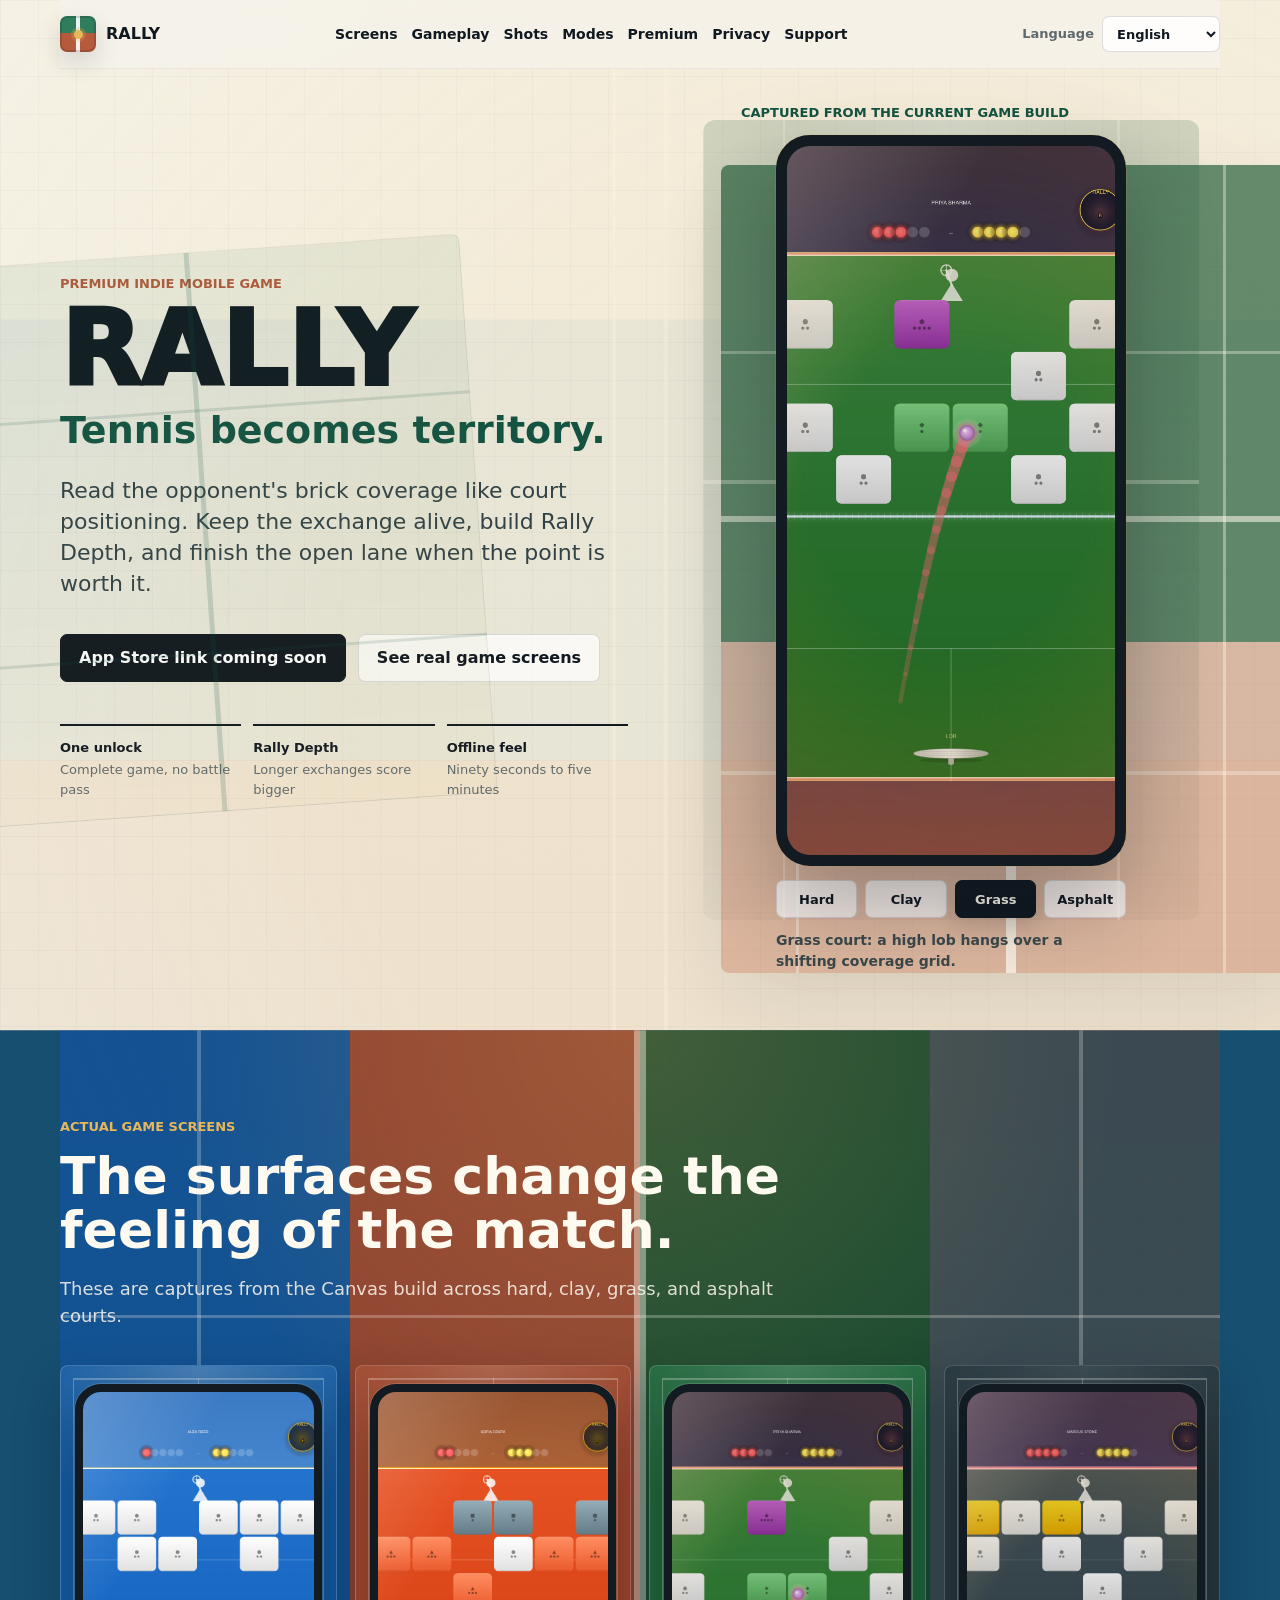
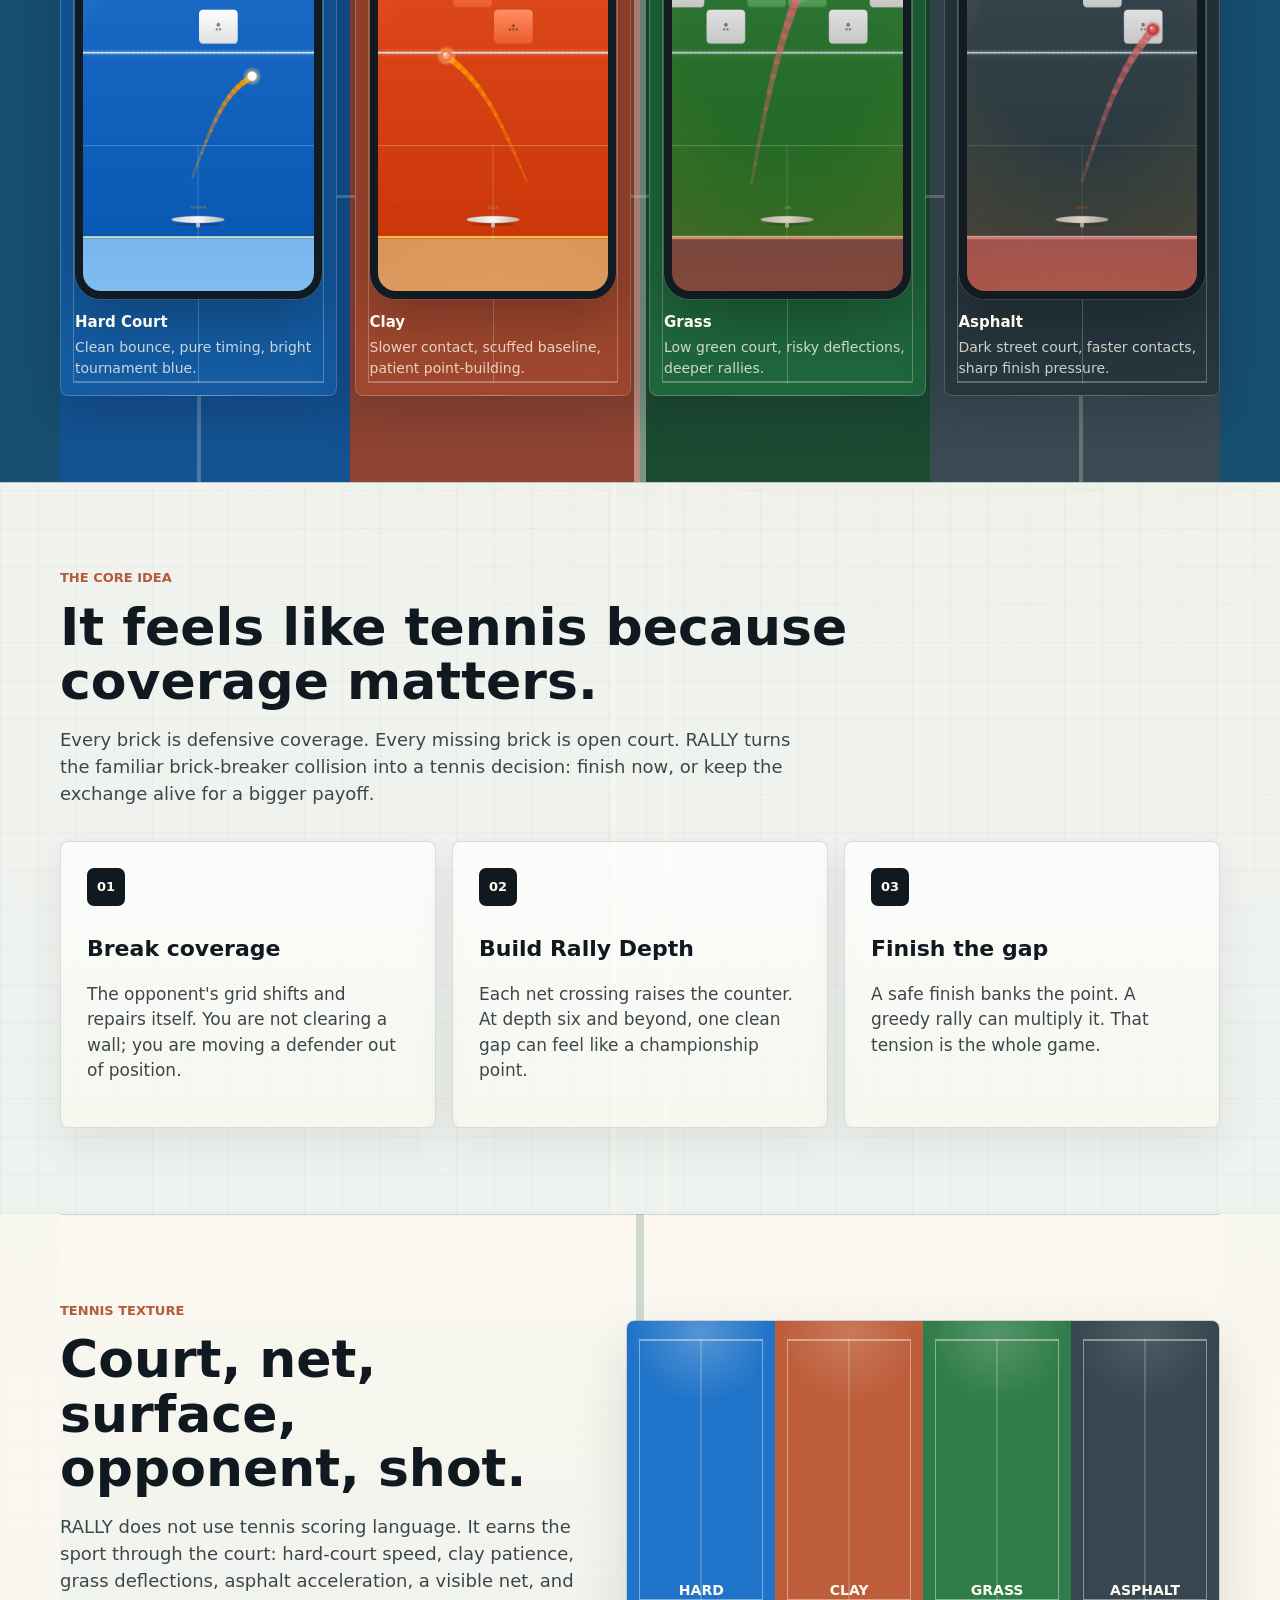
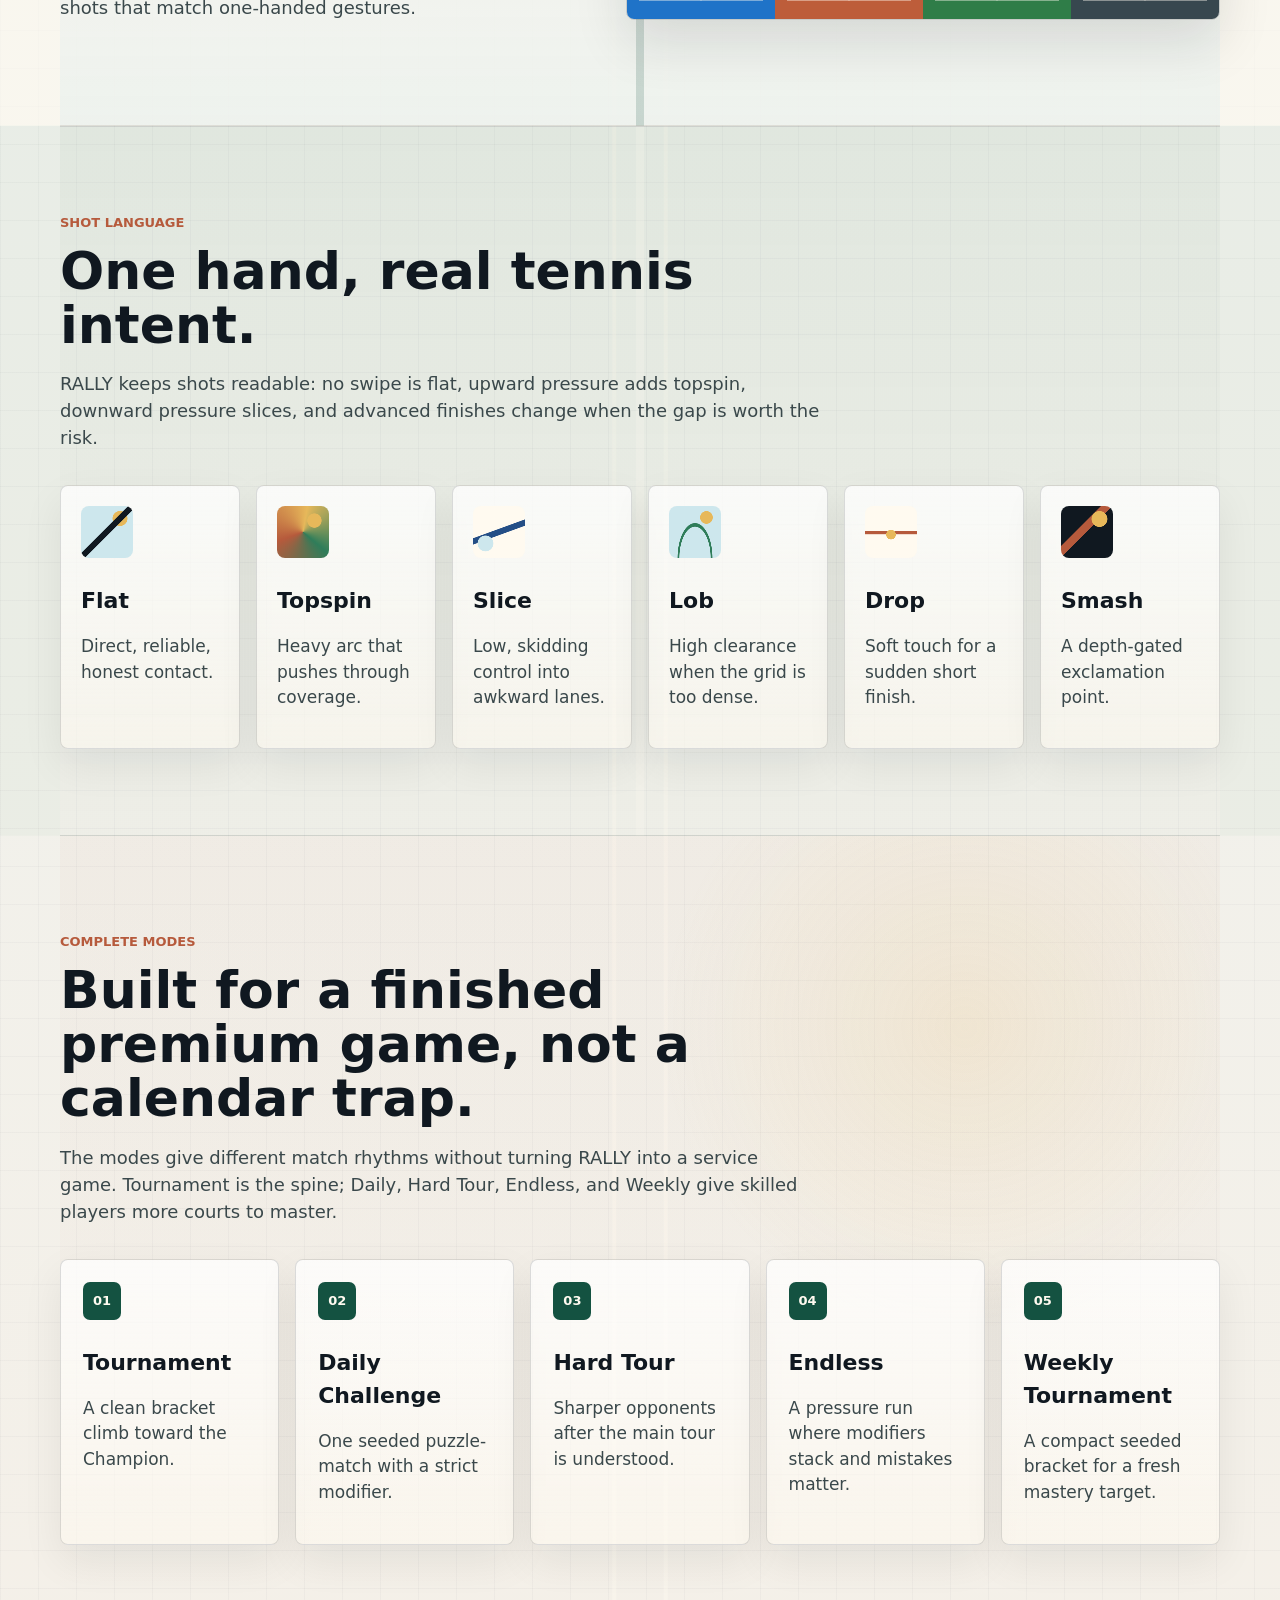
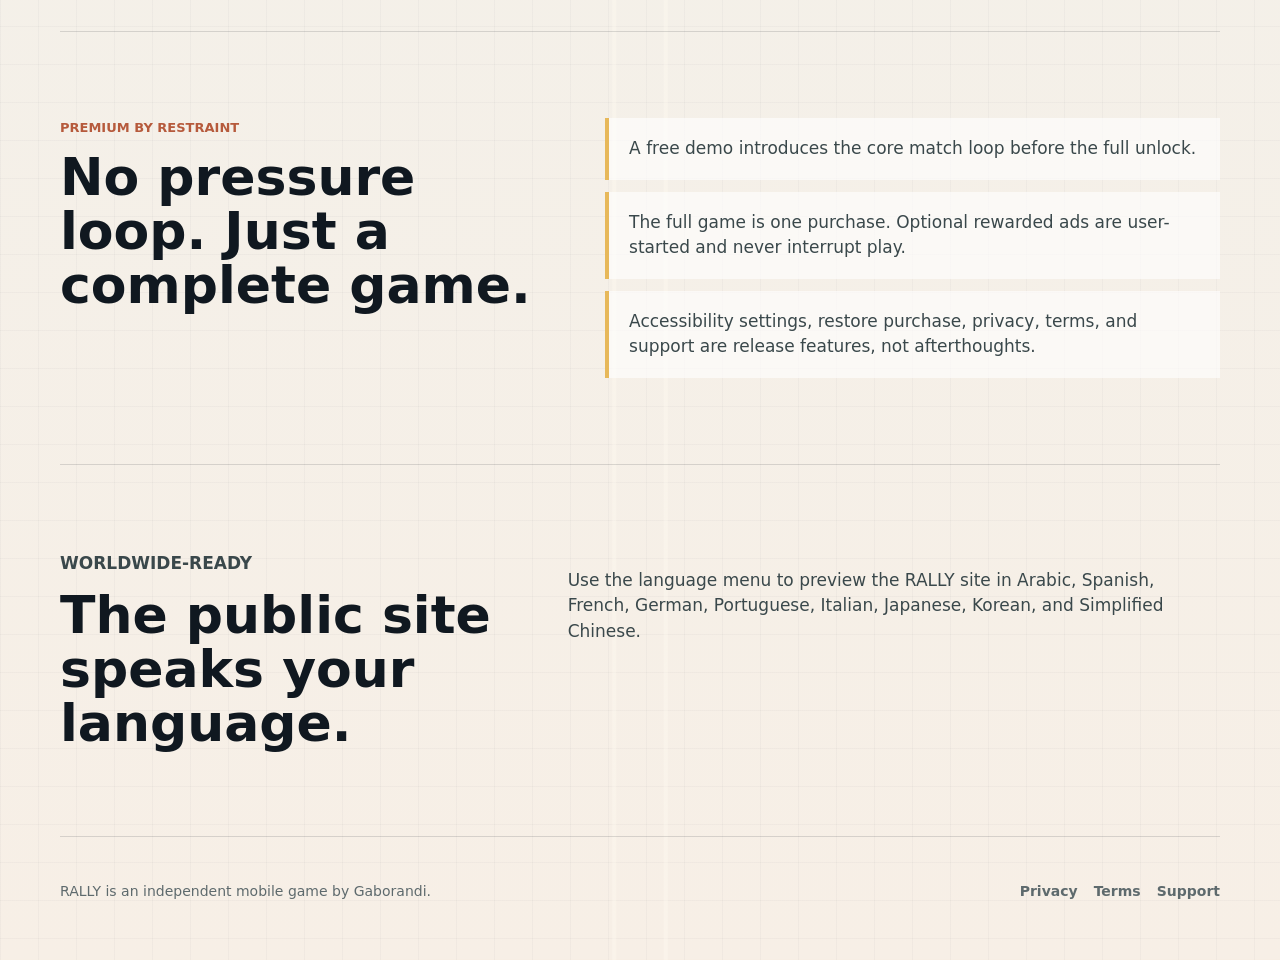
<file: index.html>
<!doctype html>
<html lang="en">
<head>
  <meta charset="utf-8">
  <meta name="viewport" content="width=device-width, initial-scale=1">
  <meta name="theme-color" content="#101820">
  <meta name="description" content="RALLY is a premium indie mobile game where tennis becomes territory through brick-breaker court coverage, Rally Depth, expressive shots, and complete one-unlock play.">
  <link rel="canonical" href="https://gaborandi.github.io/rally-site/">
  <meta property="og:title" content="RALLY">
  <meta property="og:description" content="Tennis becomes territory in a premium indie mobile game.">
  <meta property="og:type" content="website">
  <meta property="og:url" content="https://gaborandi.github.io/rally-site/">
  <meta property="og:image" content="https://gaborandi.github.io/rally-site/assets/rally-screen-grass.png">
  <meta name="twitter:card" content="summary_large_image">
  <meta name="twitter:title" content="RALLY">
  <meta name="twitter:description" content="Tennis becomes territory in a premium indie mobile game.">
  <meta name="twitter:image" content="https://gaborandi.github.io/rally-site/assets/rally-screen-grass.png">
  <title>RALLY - Tennis Becomes Territory</title>
  <link rel="icon" href='data:image/svg+xml,<svg xmlns="http://www.w3.org/2000/svg" viewBox="0 0 64 64"><rect width="64" height="64" rx="12" fill="%23101820"/><path d="M14 10h36v44H14z" fill="%232f7d5a"/><path d="M14 32h36" stroke="%23fffaf0" stroke-width="3"/><circle cx="44" cy="20" r="6" fill="%23e7b85a"/></svg>'>
  <link rel="stylesheet" href="./styles.css">
</head>
<body>
  <a class="skip-link" href="#main" data-i18n="common.skip">Skip to content</a>
  <header class="site-header">
    <a class="brand" href="./" aria-label="RALLY home">
      <span class="brand-mark" aria-hidden="true"><span></span></span>
      <span>RALLY</span>
    </a>
    <nav class="site-nav" aria-label="Primary">
      <a href="#screens" data-i18n="common.screens">Screens</a>
      <a href="#gameplay" data-i18n="common.gameplay">Gameplay</a>
      <a href="#shots" data-i18n="common.shots">Shots</a>
      <a href="#modes" data-i18n="common.modes">Modes</a>
      <a href="#premium" data-i18n="common.premium">Premium</a>
      <a href="./privacy/" data-i18n="common.privacy">Privacy</a>
      <a href="./support/" data-i18n="common.support">Support</a>
    </nav>
    <label class="language-control">
      <span data-i18n="common.language">Language</span>
      <select data-language-select aria-label="Language">
        <option value="en">English</option>
        <option value="ar">العربية</option>
        <option value="es">Español</option>
        <option value="fr">Français</option>
        <option value="de">Deutsch</option>
        <option value="pt">Português</option>
        <option value="it">Italiano</option>
        <option value="ja">日本語</option>
        <option value="ko">한국어</option>
        <option value="zh">简体中文</option>
      </select>
    </label>
  </header>

  <main id="main">
    <section class="hero hero-with-screens">
      <div class="hero-copy">
        <p class="eyebrow" data-i18n="home.eyebrow">Premium indie mobile game</p>
        <h1>RALLY</h1>
        <p class="tagline" data-i18n="home.heroTitle">Tennis becomes territory.</p>
        <p class="lede" data-i18n="home.heroText">Read the opponent's brick coverage like court positioning. Keep the exchange alive, build Rally Depth, and finish the open lane when the point is worth it.</p>
        <div class="hero-actions" aria-label="Primary actions">
          <span class="button primary inert" data-i18n="home.storeCta">App Store link coming soon</span>
          <a class="button secondary" href="#screens" data-i18n="home.screensCta">See real game screens</a>
        </div>
        <dl class="trust-strip" aria-label="Game promises">
          <div><dt data-i18n="home.promiseOneTitle">One unlock</dt><dd data-i18n="home.promiseOneText">Complete game, no battle pass</dd></div>
          <div><dt data-i18n="home.promiseTwoTitle">Rally Depth</dt><dd data-i18n="home.promiseTwoText">Longer exchanges score bigger</dd></div>
          <div><dt data-i18n="home.promiseThreeTitle">Short sessions</dt><dd data-i18n="home.promiseThreeText">Ninety seconds to five minutes</dd></div>
        </dl>
      </div>

      <div class="hero-media" aria-label="RALLY gameplay screenshots">
        <p class="media-label" data-i18n="home.realCapture">Captured from the current game build</p>
        <div class="phone-frame hero-phone">
          <img
            data-screen-preview
            src="./assets/rally-screen-grass.png"
            alt="RALLY live grass-court match screenshot showing Rally Depth, bricks, ball trail, and racket"
            width="780"
            height="1688"
          >
        </div>
        <div class="screen-picker" aria-label="Screenshot selector">
          <button type="button" data-screen-choice data-screen-src="./assets/rally-screen-hard.png" data-caption-key="home.captureHard" data-i18n="surfaces.hard">Hard</button>
          <button type="button" data-screen-choice data-screen-src="./assets/rally-screen-clay.png" data-caption-key="home.captureClay" data-i18n="surfaces.clay">Clay</button>
          <button type="button" class="active" data-screen-choice data-screen-src="./assets/rally-screen-grass.png" data-caption-key="home.captureGrass" data-i18n="surfaces.grass">Grass</button>
          <button type="button" data-screen-choice data-screen-src="./assets/rally-screen-asphalt.png" data-caption-key="home.captureAsphalt" data-i18n="surfaces.asphalt">Asphalt</button>
        </div>
        <p class="screen-caption" data-screen-caption data-i18n="home.captureGrass">Grass court: a high lob hangs over a shifting coverage grid.</p>
      </div>
    </section>

    <section id="screens" class="section-block screens-section">
      <div class="section-heading">
        <p class="eyebrow" data-i18n="home.screensEyebrow">Actual game screens</p>
        <h2 data-i18n="home.screensTitle">The public site now shows the game, not a placeholder.</h2>
        <p class="section-lede" data-i18n="home.screensText">These are captures from the Canvas build across hard, clay, grass, and asphalt courts.</p>
      </div>
      <div class="screen-grid">
        <figure class="surface-card hard-screen">
          <div class="phone-frame small-phone">
            <img src="./assets/rally-screen-hard.png" alt="RALLY hard-court match screenshot with topspin ball trail" width="750" height="1334" loading="lazy" decoding="async">
          </div>
          <figcaption><strong data-i18n="home.screenHardTitle">Hard Court</strong><span data-i18n="home.screenHardText">Clean bounce, pure timing, bright tournament blue.</span></figcaption>
        </figure>
        <figure class="surface-card clay-screen">
          <div class="phone-frame small-phone">
            <img src="./assets/rally-screen-clay.png" alt="RALLY clay-court match screenshot with slice ball trail" width="750" height="1334" loading="lazy" decoding="async">
          </div>
          <figcaption><strong data-i18n="home.screenClayTitle">Clay</strong><span data-i18n="home.screenClayText">Slower contact, scuffed baseline, patient point-building.</span></figcaption>
        </figure>
        <figure class="surface-card grass-screen">
          <div class="phone-frame small-phone">
            <img src="./assets/rally-screen-grass.png" alt="RALLY grass-court match screenshot with lob and Rally Depth six" width="750" height="1334" loading="lazy" decoding="async">
          </div>
          <figcaption><strong data-i18n="home.screenGrassTitle">Grass</strong><span data-i18n="home.screenGrassText">Low green court, risky deflections, deeper rallies.</span></figcaption>
        </figure>
        <figure class="surface-card asphalt-screen">
          <div class="phone-frame small-phone">
            <img src="./assets/rally-screen-asphalt.png" alt="RALLY asphalt-court match screenshot with smash ball trail" width="750" height="1334" loading="lazy" decoding="async">
          </div>
          <figcaption><strong data-i18n="home.screenAsphaltTitle">Asphalt</strong><span data-i18n="home.screenAsphaltText">Dark street court, faster contacts, sharp finish pressure.</span></figcaption>
        </figure>
      </div>
    </section>

    <section id="gameplay" class="section-block mechanics-section split-section">
      <div class="section-heading">
        <p class="eyebrow" data-i18n="home.systemEyebrow">The core idea</p>
        <h2 data-i18n="home.systemTitle">It feels like tennis because coverage matters.</h2>
        <p class="section-lede" data-i18n="home.systemText">Every brick is defensive coverage. Every missing brick is open court. RALLY turns brick-breaker contact into a tennis decision: finish now, or keep the exchange alive for a bigger payoff.</p>
      </div>
      <div class="mechanic-grid">
        <article>
          <span class="mechanic-number">01</span>
          <h3 data-i18n="home.featureOneTitle">Break coverage</h3>
          <p data-i18n="home.featureOneText">The opponent's grid shifts and repairs itself. You are not clearing a wall; you are pulling a defender out of position.</p>
        </article>
        <article>
          <span class="mechanic-number">02</span>
          <h3 data-i18n="home.featureTwoTitle">Build Rally Depth</h3>
          <p data-i18n="home.featureTwoText">Each net crossing raises the counter. At depth six and beyond, one clean gap can feel like a championship point.</p>
        </article>
        <article>
          <span class="mechanic-number">03</span>
          <h3 data-i18n="home.featureThreeTitle">Finish the gap</h3>
          <p data-i18n="home.featureThreeText">A safe finish banks the point. A greedy rally can multiply it. That tension is the whole game.</p>
        </article>
      </div>
    </section>

    <section class="section-block tennis-section">
      <div class="tennis-copy">
        <p class="eyebrow" data-i18n="home.tennisEyebrow">Tennis texture</p>
        <h2 data-i18n="home.tennisTitle">Court, net, surface, opponent, shot.</h2>
        <p data-i18n="home.tennisText">RALLY does not use tennis scoring language. It earns the sport through the court: hard-court speed, clay patience, grass deflections, asphalt acceleration, a visible net, and shots that match one-handed gestures.</p>
      </div>
      <div class="surface-strip" aria-label="Surface examples">
        <span class="surface hard" data-i18n="surfaces.hard">Hard</span>
        <span class="surface clay" data-i18n="surfaces.clay">Clay</span>
        <span class="surface grass" data-i18n="surfaces.grass">Grass</span>
        <span class="surface asphalt" data-i18n="surfaces.asphalt">Asphalt</span>
      </div>
    </section>

    <section id="shots" class="section-block shots-section">
      <div class="section-heading">
        <p class="eyebrow" data-i18n="home.shotsEyebrow">Shot language</p>
        <h2 data-i18n="home.shotsTitle">One hand, real tennis intent.</h2>
        <p class="section-lede" data-i18n="home.shotsText">RALLY keeps shots readable: no swipe is flat, upward pressure adds topspin, downward pressure slices, and advanced finishes change when the gap is worth the risk.</p>
      </div>
      <div class="shot-grid">
        <article><span class="shot-glyph flat"></span><h3 data-i18n="shots.flat">Flat</h3><p data-i18n="shots.flatText">Direct, reliable, honest contact.</p></article>
        <article><span class="shot-glyph topspin"></span><h3 data-i18n="shots.topspin">Topspin</h3><p data-i18n="shots.topspinText">Heavy arc that pushes through coverage.</p></article>
        <article><span class="shot-glyph slice"></span><h3 data-i18n="shots.slice">Slice</h3><p data-i18n="shots.sliceText">Low, skidding control into awkward lanes.</p></article>
        <article><span class="shot-glyph lob"></span><h3 data-i18n="shots.lob">Lob</h3><p data-i18n="shots.lobText">High clearance when the grid is too dense.</p></article>
        <article><span class="shot-glyph drop"></span><h3 data-i18n="shots.drop">Drop</h3><p data-i18n="shots.dropText">Soft touch for a sudden short finish.</p></article>
        <article><span class="shot-glyph smash"></span><h3 data-i18n="shots.smash">Smash</h3><p data-i18n="shots.smashText">A depth-gated exclamation point.</p></article>
      </div>
    </section>

    <section id="modes" class="section-block modes-section">
      <div class="section-heading">
        <p class="eyebrow" data-i18n="home.modesEyebrow">Complete modes</p>
        <h2 data-i18n="home.modesTitle">Built for a finished premium game, not a calendar trap.</h2>
        <p class="section-lede" data-i18n="home.modesText">The modes give different match rhythms without turning RALLY into a service game. Tournament is the spine; Daily, Hard Tour, Endless, and Weekly give skilled players more courts to master.</p>
      </div>
      <div class="mode-grid">
        <article><span>01</span><h3 data-i18n="modes.tournamentTitle">Tournament</h3><p data-i18n="modes.tournamentText">A clean bracket climb toward the Champion.</p></article>
        <article><span>02</span><h3 data-i18n="modes.dailyTitle">Daily Challenge</h3><p data-i18n="modes.dailyText">One seeded puzzle-match with a strict modifier.</p></article>
        <article><span>03</span><h3 data-i18n="modes.hardTitle">Hard Tour</h3><p data-i18n="modes.hardText">Sharper opponents after the main tour is understood.</p></article>
        <article><span>04</span><h3 data-i18n="modes.endlessTitle">Endless</h3><p data-i18n="modes.endlessText">A pressure run where modifiers stack and mistakes matter.</p></article>
        <article><span>05</span><h3 data-i18n="modes.weeklyTitle">Weekly Tournament</h3><p data-i18n="modes.weeklyText">A compact seeded bracket for a fresh mastery target.</p></article>
      </div>
    </section>

    <section id="premium" class="section-block premium-band">
      <div class="section-heading">
        <p class="eyebrow" data-i18n="home.premiumEyebrow">Premium by restraint</p>
        <h2 data-i18n="home.premiumTitle">No pressure loop. Just a complete game.</h2>
      </div>
      <div class="proof-list">
        <p data-i18n="home.proofOne">A free demo introduces the core match loop before the full unlock.</p>
        <p data-i18n="home.proofTwo">The full game is one purchase. Optional rewarded ads are user-started and never interrupt play.</p>
        <p data-i18n="home.proofThree">Accessibility settings, restore purchase, privacy, terms, and support are release features, not afterthoughts.</p>
      </div>
    </section>

    <section class="section-block language-band">
      <div>
        <p class="eyebrow" data-i18n="home.globalEyebrow">Worldwide-ready</p>
        <h2 data-i18n="home.globalTitle">The public site speaks your language.</h2>
      </div>
      <p data-i18n="home.globalText">Use the language menu to preview the RALLY site in Arabic, Spanish, French, German, Portuguese, Italian, Japanese, Korean, and Simplified Chinese.</p>
    </section>
  </main>

  <footer class="site-footer">
    <p data-i18n="common.footer">RALLY is an independent mobile game by Gaborandi.</p>
    <nav aria-label="Footer">
      <a href="./privacy/" data-i18n="common.privacy">Privacy</a>
      <a href="./terms/" data-i18n="common.terms">Terms</a>
      <a href="./support/" data-i18n="common.support">Support</a>
    </nav>
  </footer>
  <script src="./site.js"></script>
</body>
</html>
</file>
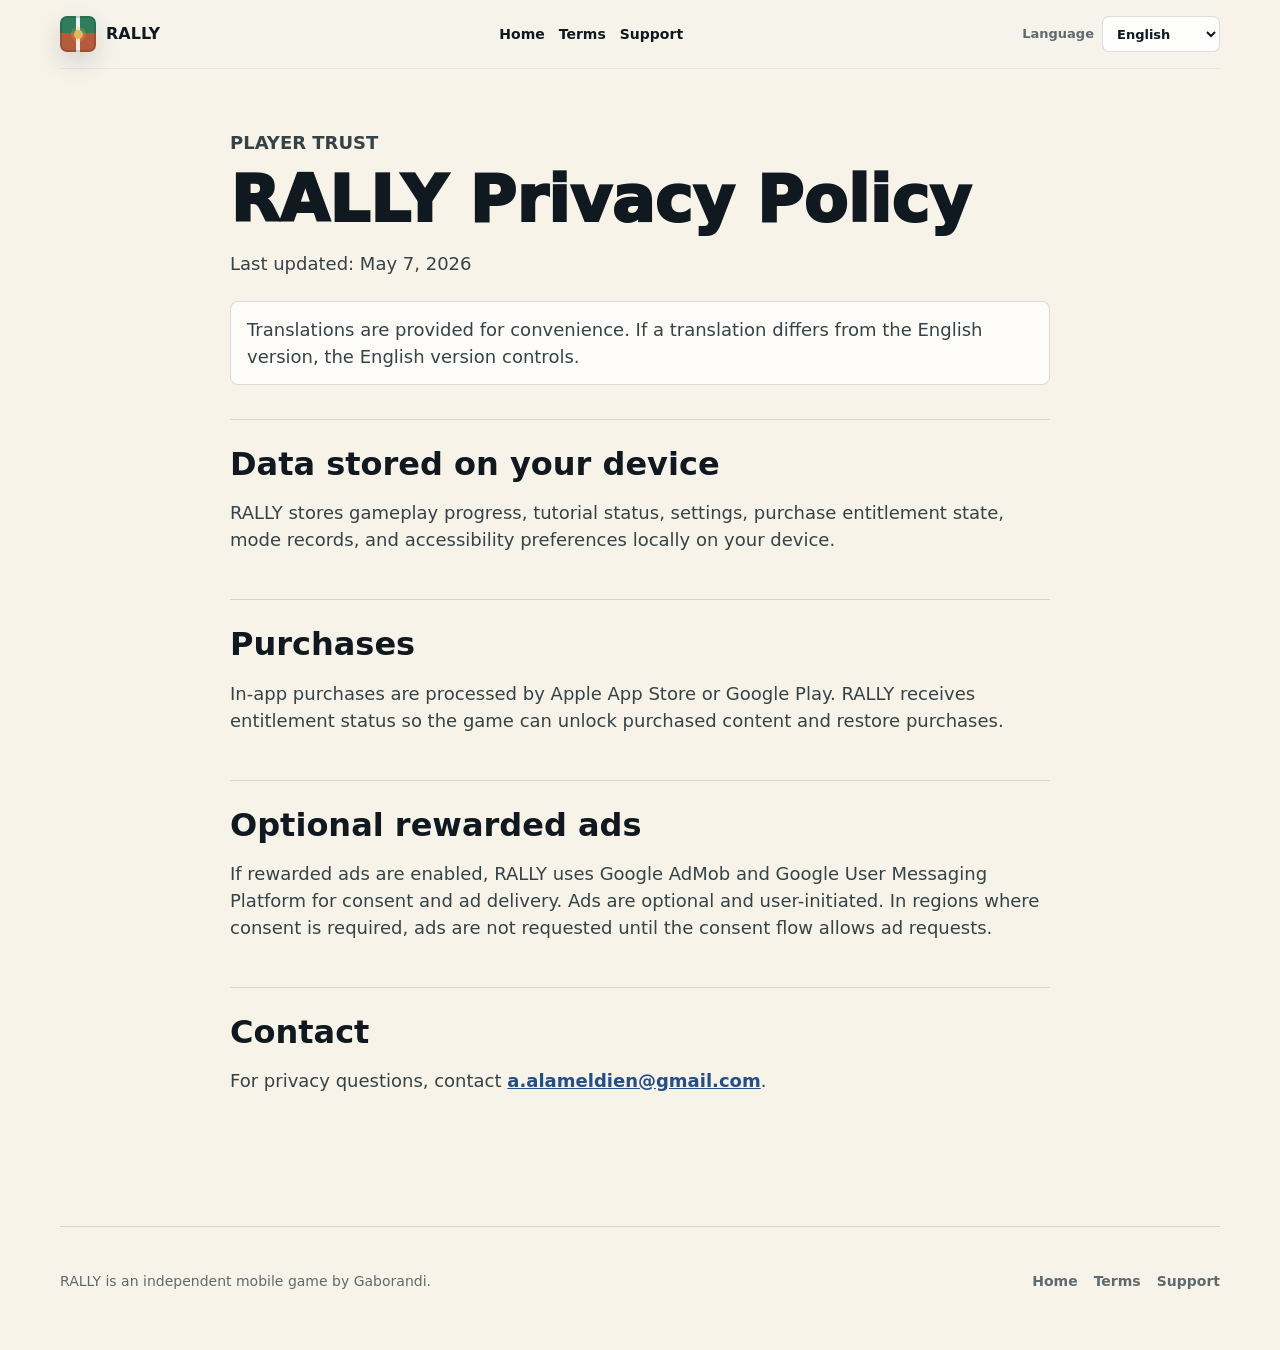
<file: privacy/index.html>
<!doctype html>
<html lang="en">
<head>
  <meta charset="utf-8">
  <meta name="viewport" content="width=device-width, initial-scale=1">
  <meta name="theme-color" content="#101820">
  <title>RALLY Privacy Policy</title>
  <link rel="stylesheet" href="../styles.css">
</head>
<body class="legal-page">
  <a class="skip-link" href="#main" data-i18n="common.skip">Skip to content</a>
  <header class="site-header compact">
    <a class="brand" href="../" aria-label="RALLY home">
      <span class="brand-mark" aria-hidden="true"><span></span></span>
      <span>RALLY</span>
    </a>
    <nav class="site-nav" aria-label="Primary">
      <a href="../" data-i18n="common.home">Home</a>
      <a href="../terms/" data-i18n="common.terms">Terms</a>
      <a href="../support/" data-i18n="common.support">Support</a>
    </nav>
    <label class="language-control">
      <span data-i18n="common.language">Language</span>
      <select data-language-select aria-label="Language">
        <option value="en">English</option>
        <option value="ar">العربية</option>
        <option value="es">Español</option>
        <option value="fr">Français</option>
        <option value="de">Deutsch</option>
        <option value="pt">Português</option>
        <option value="it">Italiano</option>
        <option value="ja">日本語</option>
        <option value="ko">한국어</option>
        <option value="zh">简体中文</option>
      </select>
    </label>
  </header>

  <main id="main" class="legal-shell">
    <p class="eyebrow" data-i18n="privacy.eyebrow">Player trust</p>
    <h1 data-i18n="privacy.title">RALLY Privacy Policy</h1>
    <p class="legal-date" data-i18n="privacy.updated">Last updated: May 7, 2026</p>
    <p class="translation-note" data-i18n="common.translationNote">Translations are provided for convenience. If a translation differs from the English version, the English version controls.</p>

    <section>
      <h2 data-i18n="privacy.localTitle">Data stored on your device</h2>
      <p data-i18n="privacy.localText">RALLY stores gameplay progress, tutorial status, settings, purchase entitlement state, mode records, and accessibility preferences locally on your device.</p>
    </section>
    <section>
      <h2 data-i18n="privacy.purchaseTitle">Purchases</h2>
      <p data-i18n="privacy.purchaseText">In-app purchases are processed by Apple App Store or Google Play. RALLY receives entitlement status so the game can unlock purchased content and restore purchases.</p>
    </section>
    <section>
      <h2 data-i18n="privacy.adsTitle">Optional rewarded ads</h2>
      <p data-i18n="privacy.adsText">If rewarded ads are enabled, RALLY uses Google AdMob and Google User Messaging Platform for consent and ad delivery. Ads are optional and user-initiated. In regions where consent is required, ads are not requested until the consent flow allows ad requests.</p>
    </section>
    <section>
      <h2 data-i18n="privacy.contactTitle">Contact</h2>
      <p><span data-i18n="privacy.contactText">For privacy questions, contact</span> <a href="mailto:a.alameldien@gmail.com?subject=RALLY%20Privacy">a.alameldien@gmail.com</a>.</p>
    </section>
  </main>

  <footer class="site-footer compact">
    <p data-i18n="common.footer">RALLY is an independent mobile game by Gaborandi.</p>
    <nav aria-label="Footer">
      <a href="../" data-i18n="common.home">Home</a>
      <a href="../terms/" data-i18n="common.terms">Terms</a>
      <a href="../support/" data-i18n="common.support">Support</a>
    </nav>
  </footer>
  <script src="../site.js"></script>
</body>
</html>
</file>
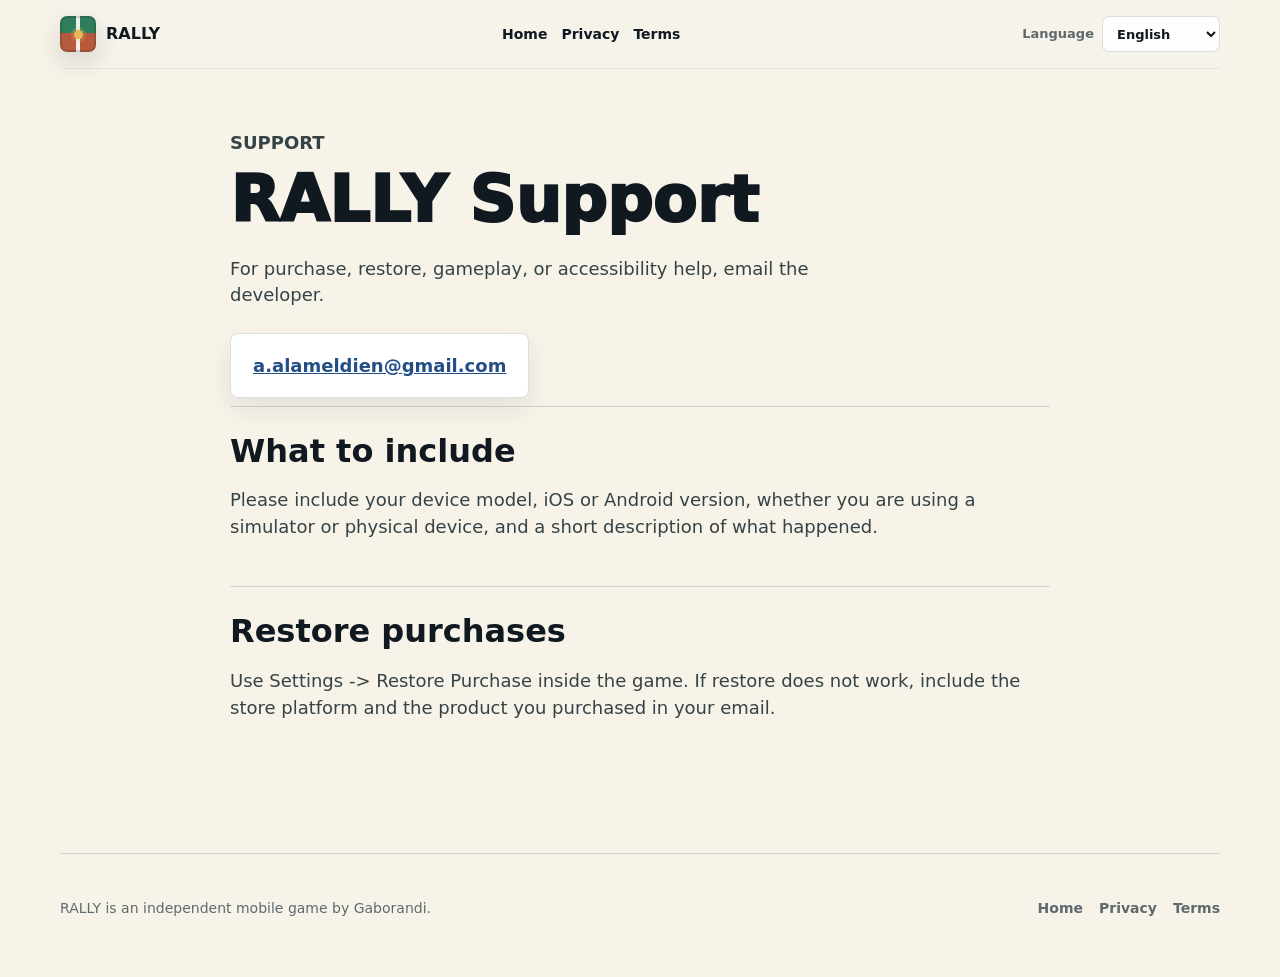
<file: support/index.html>
<!doctype html>
<html lang="en">
<head>
  <meta charset="utf-8">
  <meta name="viewport" content="width=device-width, initial-scale=1">
  <meta name="theme-color" content="#101820">
  <title>RALLY Support</title>
  <link rel="stylesheet" href="../styles.css">
</head>
<body class="legal-page">
  <a class="skip-link" href="#main" data-i18n="common.skip">Skip to content</a>
  <header class="site-header compact">
    <a class="brand" href="../" aria-label="RALLY home">
      <span class="brand-mark" aria-hidden="true"><span></span></span>
      <span>RALLY</span>
    </a>
    <nav class="site-nav" aria-label="Primary">
      <a href="../" data-i18n="common.home">Home</a>
      <a href="../privacy/" data-i18n="common.privacy">Privacy</a>
      <a href="../terms/" data-i18n="common.terms">Terms</a>
    </nav>
    <label class="language-control">
      <span data-i18n="common.language">Language</span>
      <select data-language-select aria-label="Language">
        <option value="en">English</option>
        <option value="ar">العربية</option>
        <option value="es">Español</option>
        <option value="fr">Français</option>
        <option value="de">Deutsch</option>
        <option value="pt">Português</option>
        <option value="it">Italiano</option>
        <option value="ja">日本語</option>
        <option value="ko">한국어</option>
        <option value="zh">简体中文</option>
      </select>
    </label>
  </header>

  <main id="main" class="legal-shell support-shell">
    <p class="eyebrow" data-i18n="support.eyebrow">Support</p>
    <h1 data-i18n="support.title">RALLY Support</h1>
    <p class="lede legal-lede" data-i18n="support.intro">For purchase, restore, gameplay, or accessibility help, email the developer.</p>
    <p class="support-card">
      <a href="mailto:a.alameldien@gmail.com?subject=RALLY%20Support">a.alameldien@gmail.com</a>
    </p>
    <section>
      <h2 data-i18n="support.includeTitle">What to include</h2>
      <p data-i18n="support.includeText">Please include your device model, iOS or Android version, whether you are using a simulator or physical device, and a short description of what happened.</p>
    </section>
    <section>
      <h2 data-i18n="support.restoreTitle">Restore purchases</h2>
      <p data-i18n="support.restoreText">Use Settings -> Restore Purchase inside the game. If restore does not work, include the store platform and the product you purchased in your email.</p>
    </section>
  </main>

  <footer class="site-footer compact">
    <p data-i18n="common.footer">RALLY is an independent mobile game by Gaborandi.</p>
    <nav aria-label="Footer">
      <a href="../" data-i18n="common.home">Home</a>
      <a href="../privacy/" data-i18n="common.privacy">Privacy</a>
      <a href="../terms/" data-i18n="common.terms">Terms</a>
    </nav>
  </footer>
  <script src="../site.js"></script>
</body>
</html>
</file>
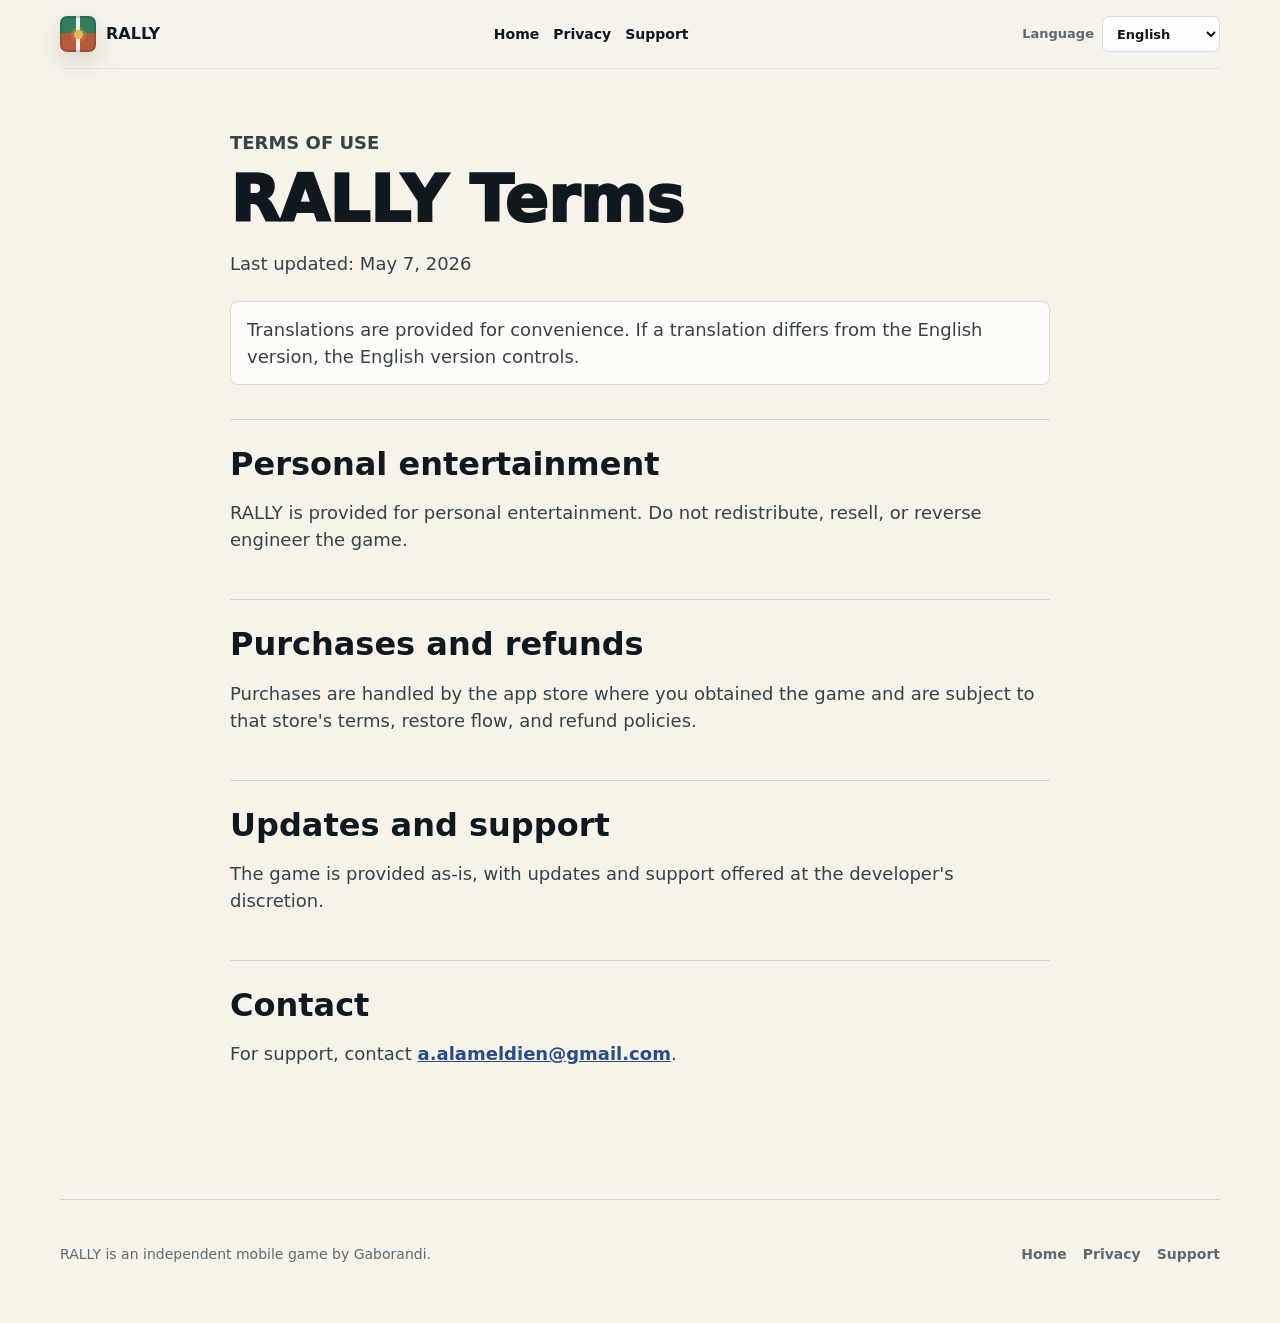
<file: terms/index.html>
<!doctype html>
<html lang="en">
<head>
  <meta charset="utf-8">
  <meta name="viewport" content="width=device-width, initial-scale=1">
  <meta name="theme-color" content="#101820">
  <title>RALLY Terms</title>
  <link rel="stylesheet" href="../styles.css">
</head>
<body class="legal-page">
  <a class="skip-link" href="#main" data-i18n="common.skip">Skip to content</a>
  <header class="site-header compact">
    <a class="brand" href="../" aria-label="RALLY home">
      <span class="brand-mark" aria-hidden="true"><span></span></span>
      <span>RALLY</span>
    </a>
    <nav class="site-nav" aria-label="Primary">
      <a href="../" data-i18n="common.home">Home</a>
      <a href="../privacy/" data-i18n="common.privacy">Privacy</a>
      <a href="../support/" data-i18n="common.support">Support</a>
    </nav>
    <label class="language-control">
      <span data-i18n="common.language">Language</span>
      <select data-language-select aria-label="Language">
        <option value="en">English</option>
        <option value="ar">العربية</option>
        <option value="es">Español</option>
        <option value="fr">Français</option>
        <option value="de">Deutsch</option>
        <option value="pt">Português</option>
        <option value="it">Italiano</option>
        <option value="ja">日本語</option>
        <option value="ko">한국어</option>
        <option value="zh">简体中文</option>
      </select>
    </label>
  </header>

  <main id="main" class="legal-shell">
    <p class="eyebrow" data-i18n="terms.eyebrow">Terms of use</p>
    <h1 data-i18n="terms.title">RALLY Terms</h1>
    <p class="legal-date" data-i18n="terms.updated">Last updated: May 7, 2026</p>
    <p class="translation-note" data-i18n="common.translationNote">Translations are provided for convenience. If a translation differs from the English version, the English version controls.</p>

    <section>
      <h2 data-i18n="terms.useTitle">Personal entertainment</h2>
      <p data-i18n="terms.useText">RALLY is provided for personal entertainment. Do not redistribute, resell, or reverse engineer the game.</p>
    </section>
    <section>
      <h2 data-i18n="terms.purchaseTitle">Purchases and refunds</h2>
      <p data-i18n="terms.purchaseText">Purchases are handled by the app store where you obtained the game and are subject to that store's terms, restore flow, and refund policies.</p>
    </section>
    <section>
      <h2 data-i18n="terms.serviceTitle">Updates and support</h2>
      <p data-i18n="terms.serviceText">The game is provided as-is, with updates and support offered at the developer's discretion.</p>
    </section>
    <section>
      <h2 data-i18n="terms.contactTitle">Contact</h2>
      <p><span data-i18n="terms.contactText">For support, contact</span> <a href="mailto:a.alameldien@gmail.com?subject=RALLY%20Support">a.alameldien@gmail.com</a>.</p>
    </section>
  </main>

  <footer class="site-footer compact">
    <p data-i18n="common.footer">RALLY is an independent mobile game by Gaborandi.</p>
    <nav aria-label="Footer">
      <a href="../" data-i18n="common.home">Home</a>
      <a href="../privacy/" data-i18n="common.privacy">Privacy</a>
      <a href="../support/" data-i18n="common.support">Support</a>
    </nav>
  </footer>
  <script src="../site.js"></script>
</body>
</html>
</file>
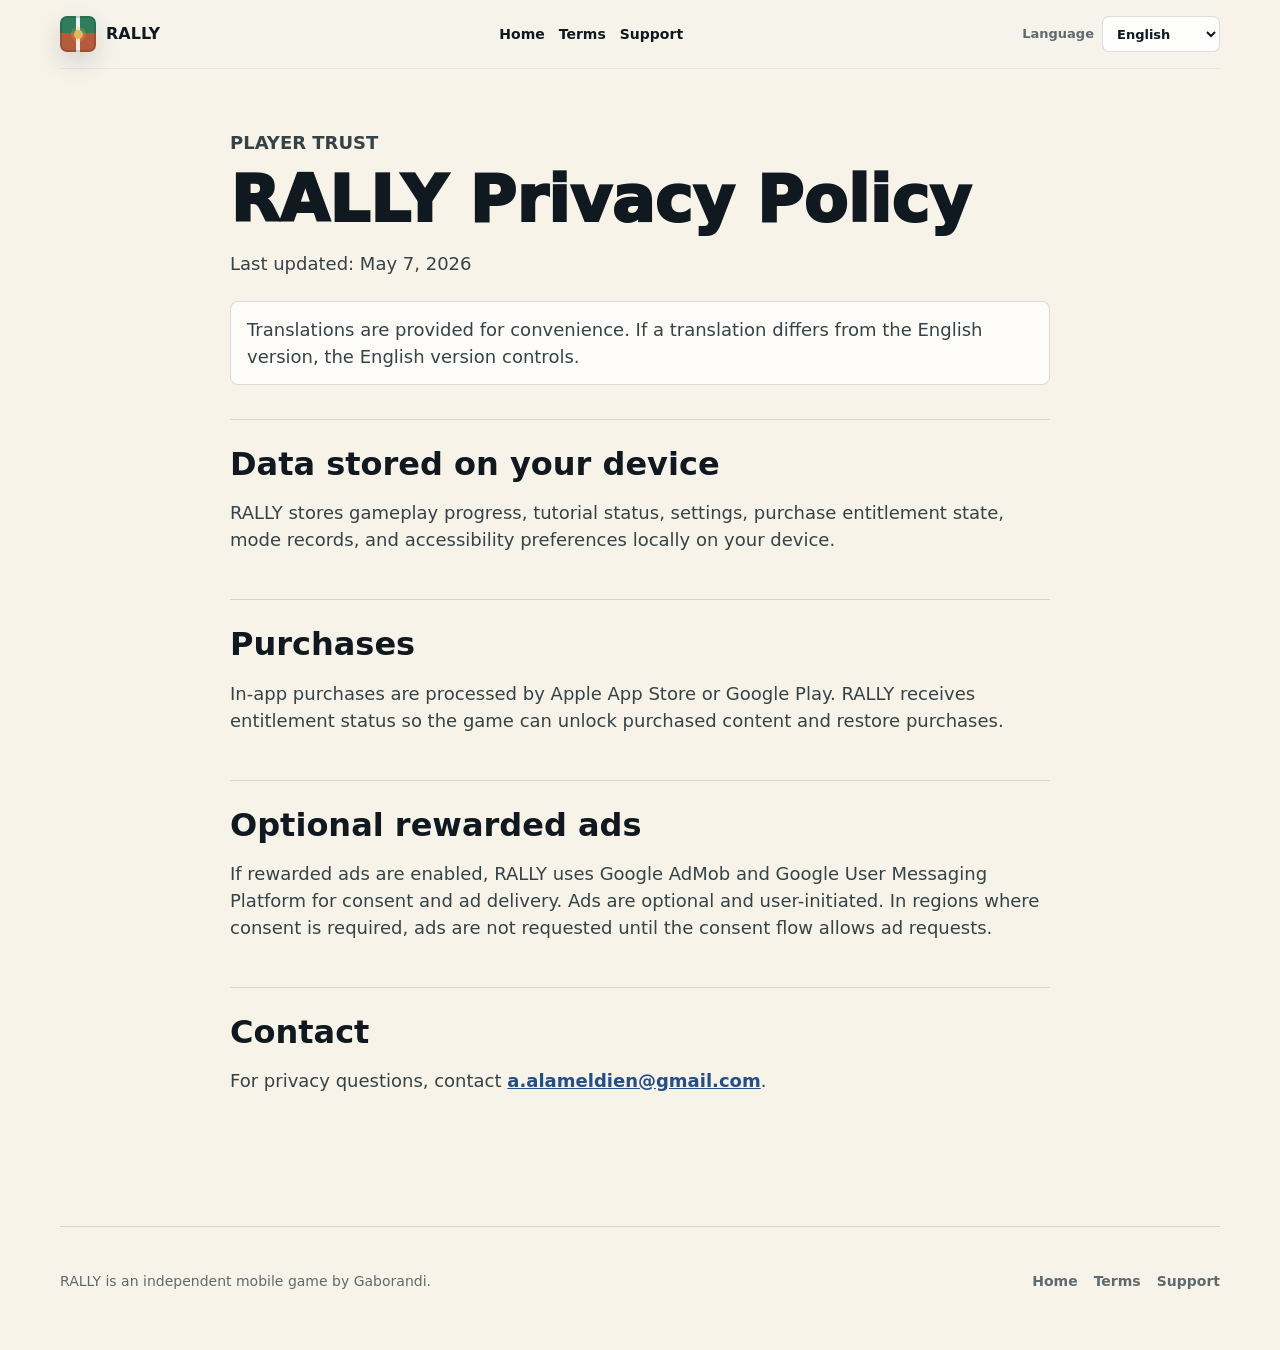
<file: privacy.html>
<!doctype html>
<html lang="en">
<head>
  <meta charset="utf-8">
  <meta http-equiv="refresh" content="0; url=./privacy/">
  <title>RALLY Privacy</title>
</head>
<body><a href="./privacy/">RALLY Privacy Policy</a></body>
</html>
</file>
<file: styles.css>
:root {
  color-scheme: light;
  --ink: #101820;
  --ink-soft: #24333b;
  --paper: #f5f3ec;
  --paper-soft: #fffaf0;
  --line: rgba(16, 24, 32, 0.14);
  --muted: #5e6a6d;
  --court: #2f7d5a;
  --court-deep: #145241;
  --court-line: rgba(255, 250, 240, 0.78);
  --hard-court: #1d6dc1;
  --hard-court-deep: #0f4f91;
  --clay: #b65a3c;
  --clay-deep: #8d402e;
  --grass: #2e6d42;
  --grass-deep: #17472e;
  --asphalt: #37474f;
  --stadium: #07111f;
  --gold: #e7b85a;
  --sky: #cde7ed;
  --blue: #244e86;
  --white: #ffffff;
  --shadow: 0 28px 72px rgba(16, 24, 32, 0.18);
}

* {
  box-sizing: border-box;
}

html {
  background: var(--paper);
  overflow-x: hidden;
  scroll-behavior: smooth;
}

body {
  position: relative;
  margin: 0;
  overflow-x: hidden;
  color: var(--ink);
  background:
    radial-gradient(circle at 72% 13%, rgba(231, 184, 90, 0.14) 0 11%, transparent 30%),
    linear-gradient(90deg, transparent 0 47.8%, rgba(255, 250, 240, 0.38) 47.8% 48.1%, transparent 48.1% 51.9%, rgba(255, 250, 240, 0.38) 51.9% 52.2%, transparent 52.2%),
    linear-gradient(180deg, transparent 0 320px, rgba(29, 109, 193, 0.055) 320px 760px, rgba(182, 90, 60, 0.065) 760px 1140px, transparent 1140px),
    linear-gradient(rgba(16, 24, 32, 0.026) 1px, transparent 1px),
    linear-gradient(90deg, rgba(16, 24, 32, 0.026) 1px, transparent 1px),
    linear-gradient(180deg, #f6f4ec 0%, #eef2ee 48%, #f7efe6 100%);
  background-size: auto, auto, auto, 38px 38px, 38px 38px, auto;
  font-family: -apple-system, BlinkMacSystemFont, "Segoe UI", system-ui, sans-serif;
  line-height: 1.5;
}

body::before {
  content: "";
  position: fixed;
  inset: 0;
  z-index: -1;
  background:
    linear-gradient(90deg, transparent 12%, rgba(255, 250, 240, 0.14) 12.2% 12.45%, transparent 12.65% 87.35%, rgba(255, 250, 240, 0.14) 87.55% 87.8%, transparent 88%),
    linear-gradient(180deg, transparent 18%, rgba(16, 24, 32, 0.05) 18.25% 18.45%, transparent 18.65% 82.35%, rgba(16, 24, 32, 0.05) 82.55% 82.75%, transparent 83%);
  pointer-events: none;
}

main {
  position: relative;
  z-index: 1;
}

body[dir="rtl"] {
  font-family: -apple-system, BlinkMacSystemFont, "Segoe UI", Tahoma, Arial, sans-serif;
}

a {
  color: inherit;
}

.skip-link {
  position: absolute;
  left: 18px;
  top: -48px;
  z-index: 20;
  padding: 10px 14px;
  border-radius: 6px;
  background: var(--ink);
  color: var(--white);
  text-decoration: none;
}

.skip-link:focus {
  top: 18px;
}

.site-header,
.site-footer {
  width: min(1160px, calc(100% - 32px));
  margin: 0 auto;
  display: flex;
  align-items: center;
  justify-content: space-between;
  gap: 20px;
}

.site-header {
  position: sticky;
  top: 0;
  z-index: 10;
  padding: 16px 0;
  backdrop-filter: blur(18px);
  background: rgba(245, 243, 236, 0.72);
  border-bottom: 1px solid rgba(16, 24, 32, 0.06);
}

.site-header.compact {
  position: static;
}

.brand {
  display: inline-flex;
  align-items: center;
  gap: 10px;
  font-weight: 900;
  letter-spacing: 0;
  text-decoration: none;
}

.brand-mark {
  width: 36px;
  height: 36px;
  border-radius: 7px;
  display: grid;
  place-items: center;
  background:
    linear-gradient(90deg, transparent 45%, rgba(255, 255, 255, 0.9) 45% 55%, transparent 55%),
    linear-gradient(180deg, var(--court) 0 48%, var(--clay) 48% 100%);
  box-shadow: inset 0 0 0 2px rgba(16, 24, 32, 0.16), 0 10px 24px rgba(16, 24, 32, 0.14);
}

.brand-mark span {
  width: 9px;
  height: 9px;
  border-radius: 50%;
  background: var(--gold);
  box-shadow: 0 0 0 3px rgba(231, 184, 90, 0.22);
}

.site-nav {
  display: flex;
  align-items: center;
  justify-content: center;
  gap: 14px;
  font-size: 14px;
  font-weight: 700;
}

.site-nav a,
.site-footer a {
  text-decoration: none;
}

.site-nav a:hover,
.site-footer a:hover {
  text-decoration: underline;
  text-underline-offset: 4px;
}

.language-control {
  display: inline-flex;
  align-items: center;
  gap: 8px;
  color: var(--muted);
  font-size: 13px;
  font-weight: 700;
}

.language-control select {
  max-width: 150px;
  min-height: 36px;
  border: 1px solid var(--line);
  border-radius: 7px;
  padding: 0 10px;
  color: var(--ink);
  background: rgba(255, 255, 255, 0.82);
  font: inherit;
}

.hero {
  width: min(1160px, calc(100% - 32px));
  min-height: calc(100vh - 74px);
  margin: 0 auto;
  display: grid;
  grid-template-columns: minmax(0, 1.02fr) minmax(320px, 0.78fr);
  align-items: center;
  gap: 54px;
  padding: 34px 0 78px;
}

.hero-copy {
  max-width: 700px;
}

.eyebrow {
  margin: 0 0 12px;
  color: var(--clay);
  font-size: 13px;
  font-weight: 850;
  letter-spacing: 0;
  text-transform: uppercase;
}

h1,
h2,
h3,
p {
  overflow-wrap: anywhere;
}

h1 {
  margin: 0;
  font-size: 104px;
  line-height: 0.88;
  letter-spacing: 0;
  font-weight: 950;
}

.tagline {
  margin: 14px 0 0;
  color: var(--court-deep);
  font-size: 38px;
  line-height: 1.05;
  font-weight: 900;
}

.lede {
  max-width: 650px;
  margin: 24px 0 0;
  color: #334246;
  font-size: 22px;
  line-height: 1.42;
}

.hero-actions {
  display: flex;
  flex-wrap: wrap;
  gap: 12px;
  margin-top: 34px;
}

.button {
  min-height: 48px;
  display: inline-flex;
  align-items: center;
  justify-content: center;
  border: 1px solid var(--line);
  border-radius: 7px;
  padding: 0 18px;
  font-weight: 850;
  text-decoration: none;
}

.button.primary {
  background: var(--ink);
  color: var(--white);
  border-color: var(--ink);
}

.button.secondary {
  background: rgba(255, 255, 255, 0.72);
}

.button.inert {
  cursor: default;
}

.trust-strip {
  display: grid;
  grid-template-columns: repeat(3, minmax(0, 1fr));
  gap: 12px;
  margin: 42px 0 0;
}

.trust-strip div {
  min-height: 78px;
  border-top: 2px solid var(--ink);
  padding-top: 12px;
}

.trust-strip dt {
  font-size: 13px;
  font-weight: 900;
}

.trust-strip dd {
  margin: 3px 0 0;
  color: var(--muted);
  font-size: 13px;
}

.game-visual {
  justify-self: center;
  width: min(100%, 430px);
}

.phone-shell {
  position: relative;
  aspect-ratio: 9 / 16;
  border-radius: 32px;
  padding: 14px;
  background: #171b20;
  box-shadow: var(--shadow);
}

.phone-shell::before {
  content: "";
  position: absolute;
  left: 50%;
  top: 10px;
  width: 80px;
  height: 5px;
  border-radius: 99px;
  transform: translateX(-50%);
  background: rgba(255, 255, 255, 0.16);
}

.court-stage {
  position: relative;
  height: 100%;
  overflow: hidden;
  border-radius: 22px;
  background:
    linear-gradient(90deg, transparent 48.8%, rgba(255,255,255,0.62) 49% 51%, transparent 51%),
    linear-gradient(180deg, #8ab2c8 0 13%, var(--court) 13% 64%, var(--clay) 64% 100%);
}

.match-hud {
  position: absolute;
  left: 18px;
  right: 18px;
  top: 24px;
  display: flex;
  align-items: center;
  justify-content: space-between;
  color: rgba(255, 255, 255, 0.9);
  font-size: 12px;
  font-weight: 850;
  z-index: 2;
}

.score-dots {
  display: flex;
  gap: 7px;
}

.score-dots span {
  width: 10px;
  height: 10px;
  border-radius: 50%;
  background: rgba(255, 255, 255, 0.34);
}

.score-dots span:nth-child(-n+3) {
  background: var(--gold);
}

.court-lines {
  position: absolute;
  inset: 17% 10% 9%;
  border: 2px solid rgba(255, 255, 255, 0.72);
  border-radius: 4px;
}

.court-lines::before,
.court-lines::after {
  content: "";
  position: absolute;
  background: rgba(255, 255, 255, 0.72);
}

.court-lines::before {
  left: 50%;
  top: 0;
  bottom: 0;
  width: 2px;
}

.court-lines::after {
  left: 0;
  right: 0;
  top: 52%;
  height: 2px;
}

.net {
  position: absolute;
  left: 10%;
  right: 10%;
  top: 52%;
  height: 7px;
  border-radius: 99px;
  background:
    repeating-linear-gradient(90deg, rgba(16,24,32,0.25) 0 5px, rgba(255,255,255,0.65) 5px 8px);
}

.brick-grid {
  position: absolute;
  left: 13%;
  right: 13%;
  top: 20%;
  display: grid;
  grid-template-columns: repeat(6, 1fr);
  gap: 6px;
}

.brick-grid span {
  aspect-ratio: 1.55 / 1;
  border-radius: 5px;
  background: rgba(255, 250, 240, 0.84);
  box-shadow: inset 0 -3px 0 rgba(16, 24, 32, 0.12);
}

.brick-grid span:nth-child(5n),
.brick-grid span:nth-child(13),
.brick-grid span:nth-child(18) {
  opacity: 0;
}

.brick-grid span:nth-child(4n) {
  background: var(--gold);
}

.brick-grid span:nth-child(7n) {
  background: var(--sky);
}

.rally-meter {
  position: absolute;
  left: 50%;
  top: 42%;
  min-width: 154px;
  display: flex;
  align-items: center;
  justify-content: space-between;
  gap: 12px;
  transform: translateX(-50%);
  padding: 8px 10px;
  border: 1px solid rgba(16, 24, 32, 0.12);
  border-radius: 8px;
  color: var(--ink);
  background: rgba(255, 255, 255, 0.84);
  font-size: 12px;
  font-weight: 850;
  white-space: nowrap;
  z-index: 2;
}

.rally-meter strong {
  width: 28px;
  height: 28px;
  display: grid;
  place-items: center;
  border-radius: 50%;
  color: var(--ink);
  background: var(--gold);
}

.callout {
  position: absolute;
  left: 50%;
  top: 51%;
  transform: translateX(-50%);
  color: var(--paper-soft);
  font-size: 15px;
  font-weight: 950;
  text-shadow: 0 2px 14px rgba(16, 24, 32, 0.45);
  z-index: 2;
}

.shot-path {
  position: absolute;
  left: 30%;
  top: 36%;
  width: 150px;
  height: 150px;
  border-top: 4px solid rgba(231, 184, 90, 0.9);
  border-right: 4px solid rgba(231, 184, 90, 0.42);
  border-radius: 50%;
  transform: rotate(14deg);
}

.court-stage[data-shot="flat"] .shot-path {
  left: 32%;
  top: 46%;
  width: 160px;
  height: 2px;
  border: 0;
  border-top: 4px solid rgba(231, 184, 90, 0.92);
  border-radius: 999px;
  transform: rotate(-13deg);
}

.court-stage[data-shot="slice"] .shot-path {
  left: 28%;
  top: 48%;
  width: 170px;
  height: 80px;
  border-top: 4px solid rgba(205, 231, 237, 0.95);
  border-right: 0;
  border-bottom: 4px solid rgba(205, 231, 237, 0.4);
  transform: rotate(-8deg);
}

.ball {
  position: absolute;
  left: 60%;
  top: 57%;
  width: 17px;
  height: 17px;
  border-radius: 50%;
  background: var(--gold);
  box-shadow: 0 0 0 7px rgba(231, 184, 90, 0.22);
}

.court-stage[data-shot="flat"] .ball {
  top: 48%;
}

.court-stage[data-shot="slice"] .ball {
  background: var(--sky);
  box-shadow: 0 0 0 7px rgba(205, 231, 237, 0.22);
}

.paddle {
  position: absolute;
  left: 50%;
  bottom: 10%;
  width: 86px;
  height: 9px;
  border-radius: 99px;
  transform: translateX(-50%);
  background: var(--ink);
}

.shot-controls {
  position: absolute;
  left: 16px;
  right: 16px;
  bottom: 24px;
  display: grid;
  grid-template-columns: repeat(3, 1fr);
  gap: 8px;
}

.shot-controls button {
  min-height: 36px;
  border: 1px solid rgba(255, 255, 255, 0.26);
  border-radius: 7px;
  color: rgba(255, 255, 255, 0.84);
  background: rgba(16, 24, 32, 0.46);
  font: inherit;
  font-size: 12px;
  font-weight: 850;
}

.shot-controls button.active {
  color: var(--ink);
  background: var(--gold);
  border-color: var(--gold);
}

.section-block {
  width: min(1160px, calc(100% - 32px));
  margin: 0 auto;
  padding: 86px 0;
}

.section-heading {
  max-width: 790px;
}

h2 {
  margin: 0;
  font-size: 52px;
  line-height: 1.04;
  letter-spacing: 0;
}

.section-lede {
  max-width: 760px;
  margin: 18px 0 0;
  color: #3a484b;
  font-size: 18px;
}

.mechanic-grid,
.shot-grid,
.mode-grid {
  display: grid;
  gap: 16px;
  margin-top: 34px;
}

.mechanic-grid {
  grid-template-columns: repeat(3, minmax(0, 1fr));
}

.mechanic-grid article,
.shot-grid article,
.mode-grid article {
  border: 1px solid var(--line);
  border-radius: 8px;
  background:
    linear-gradient(180deg, rgba(255, 255, 255, 0.76), rgba(255, 250, 240, 0.54));
  box-shadow: 0 16px 42px rgba(16, 24, 32, 0.07);
}

.mechanic-grid article {
  min-height: 260px;
  padding: 26px;
}

.mechanic-number,
.mode-grid span {
  display: inline-flex;
  width: 38px;
  height: 38px;
  align-items: center;
  justify-content: center;
  border-radius: 7px;
  color: var(--paper-soft);
  background: var(--ink);
  font-size: 13px;
  font-weight: 900;
}

.mechanic-grid h3,
.shot-grid h3,
.mode-grid h3 {
  margin: 26px 0 8px;
  font-size: 22px;
}

.mechanic-grid p,
.shot-grid p,
.mode-grid p,
.proof-list p,
.language-band p {
  color: #3a484b;
  font-size: 17px;
}

.shots-section {
  position: relative;
  border-top: 1px solid var(--line);
  border-bottom: 1px solid var(--line);
  background:
    linear-gradient(90deg, transparent 49.65%, rgba(255, 250, 240, 0.20) 49.65% 50.35%, transparent 50.35%),
    linear-gradient(180deg, rgba(46, 109, 66, 0.08), rgba(46, 109, 66, 0.02));
  box-shadow: 0 0 0 100vmax rgba(46, 109, 66, 0.035);
  clip-path: inset(0 -100vmax);
}

.shot-grid {
  grid-template-columns: repeat(6, minmax(0, 1fr));
}

.shot-grid article {
  min-height: 230px;
  padding: 20px;
}

.shot-glyph {
  width: 52px;
  height: 52px;
  display: block;
  border-radius: 8px;
  background: var(--sky);
}

.shot-glyph.flat {
  background:
    linear-gradient(135deg, transparent 0 45%, var(--ink) 46% 53%, transparent 54%),
    radial-gradient(circle at 75% 24%, var(--gold) 0 13%, transparent 14%),
    var(--sky);
}

.shot-glyph.topspin {
  background:
    radial-gradient(circle at 72% 28%, var(--gold) 0 13%, transparent 14%),
    conic-gradient(from 10deg, var(--gold), var(--court), var(--clay), var(--gold));
}

.shot-glyph.slice {
  background:
    radial-gradient(circle at 24% 72%, var(--sky) 0 14%, transparent 15%),
    linear-gradient(160deg, transparent 0 45%, var(--blue) 46% 54%, transparent 55%),
    #fffaf0;
}

.shot-glyph.lob {
  background:
    radial-gradient(circle at 72% 22%, var(--gold) 0 11%, transparent 12%),
    radial-gradient(ellipse at 50% 100%, transparent 0 42%, var(--court) 43% 47%, transparent 48%),
    var(--sky);
}

.shot-glyph.drop {
  background:
    radial-gradient(circle at 50% 55%, var(--gold) 0 12%, transparent 13%),
    linear-gradient(180deg, transparent 0 48%, var(--clay) 49% 54%, transparent 55%),
    #fffaf0;
}

.shot-glyph.smash {
  background:
    radial-gradient(circle at 74% 25%, var(--gold) 0 14%, transparent 15%),
    linear-gradient(135deg, transparent 0 38%, var(--clay) 39% 49%, transparent 50%),
    var(--ink);
}

.modes-section {
  position: relative;
  padding-top: 96px;
  background:
    radial-gradient(circle at 78% 24%, rgba(231, 184, 90, 0.14), transparent 28%),
    linear-gradient(180deg, rgba(182, 90, 60, 0.035), rgba(255, 250, 240, 0));
}

.mode-grid {
  grid-template-columns: repeat(5, minmax(0, 1fr));
}

.mode-grid article {
  min-height: 250px;
  padding: 22px;
}

.mode-grid span {
  background: var(--court-deep);
}

.premium-band {
  display: grid;
  grid-template-columns: 0.9fr 1.1fr;
  gap: 42px;
  align-items: start;
  border-top: 1px solid var(--line);
  border-bottom: 1px solid var(--line);
}

.proof-list {
  display: grid;
  gap: 12px;
}

.proof-list p {
  margin: 0;
  padding: 18px 20px;
  border-left: 4px solid var(--gold);
  background: rgba(255, 255, 255, 0.64);
}

body[dir="rtl"] .proof-list p {
  border-left: 0;
  border-right: 4px solid var(--gold);
}

.language-band {
  display: grid;
  grid-template-columns: 0.72fr 1fr;
  gap: 38px;
  align-items: start;
}

.site-footer {
  padding: 30px 0 44px;
  border-top: 1px solid var(--line);
  color: var(--muted);
  font-size: 14px;
}

.site-footer nav {
  display: flex;
  gap: 16px;
  font-weight: 700;
}

.hero-with-screens {
  position: relative;
  grid-template-columns: minmax(0, 0.95fr) minmax(320px, 0.9fr);
  min-height: auto;
  padding-bottom: 58px;
}

.hero-with-screens::before {
  content: "";
  position: absolute;
  inset: 10% -7% 6% auto;
  width: 50%;
  border-radius: 8px;
  background:
    linear-gradient(90deg, transparent 49.15%, rgba(255, 250, 240, 0.76) 49.15% 50.85%, transparent 50.85%),
    linear-gradient(180deg, transparent 23%, rgba(255, 250, 240, 0.34) 23% 23.45%, transparent 23.45% 43.5%, rgba(255, 250, 240, 0.56) 43.5% 44.2%, transparent 44.2% 75%, rgba(255, 250, 240, 0.34) 75% 75.45%, transparent 75.45%),
    linear-gradient(90deg, transparent 13%, rgba(255, 250, 240, 0.38) 13% 13.4%, transparent 13.4% 86.6%, rgba(255, 250, 240, 0.38) 86.6% 87%, transparent 87%),
    linear-gradient(180deg, rgba(35, 92, 57, 0.72) 0 59%, rgba(182, 90, 60, 0.35) 59% 100%);
  box-shadow: 0 30px 90px rgba(16, 24, 32, 0.10);
  opacity: 0.95;
  pointer-events: none;
}

.hero-with-screens::after {
  content: "";
  position: absolute;
  left: -11%;
  top: 19%;
  width: 47%;
  height: 58%;
  border: 1px solid rgba(16, 24, 32, 0.07);
  border-radius: 8px;
  background:
    linear-gradient(90deg, transparent 49.5%, rgba(20, 82, 65, 0.18) 49.5% 50.5%, transparent 50.5%),
    linear-gradient(180deg, transparent 28%, rgba(20, 82, 65, 0.14) 28% 28.45%, transparent 28.45% 71.55%, rgba(20, 82, 65, 0.14) 71.55% 72%, transparent 72%),
    linear-gradient(180deg, rgba(47, 125, 90, 0.08), rgba(231, 184, 90, 0.04));
  transform: rotate(-4deg);
  pointer-events: none;
}

.hero-media {
  position: relative;
  z-index: 1;
  justify-self: center;
  width: min(100%, 420px);
}

.hero-media::before {
  content: "";
  position: absolute;
  left: 50%;
  top: 2%;
  width: 118%;
  height: 92%;
  border-radius: 12px;
  transform: translateX(-50%);
  background:
    radial-gradient(circle at 50% 6%, rgba(255, 255, 255, 0.28), transparent 22%),
    linear-gradient(90deg, transparent 16%, rgba(255, 250, 240, 0.24) 16% 16.5%, transparent 16.5% 83.5%, rgba(255, 250, 240, 0.24) 83.5% 84%, transparent 84%),
    linear-gradient(180deg, transparent 45%, rgba(255, 250, 240, 0.28) 45% 45.5%, transparent 45.5%),
    linear-gradient(180deg, rgba(35, 92, 57, 0.18), rgba(7, 17, 31, 0.03));
  filter: blur(0.2px);
  pointer-events: none;
}

.media-label {
  margin: 0 0 12px;
  color: var(--court-deep);
  font-size: 13px;
  font-weight: 900;
  text-transform: uppercase;
}

.phone-frame {
  position: relative;
  overflow: hidden;
  border: 11px solid #121a22;
  border-radius: 34px;
  background: #07111f;
  box-shadow:
    0 38px 88px rgba(16, 24, 32, 0.30),
    0 0 0 1px rgba(231, 184, 90, 0.18),
    inset 0 0 0 1px rgba(255, 255, 255, 0.08);
}

.phone-frame::after {
  content: "";
  position: absolute;
  inset: 0;
  background:
    linear-gradient(120deg, rgba(255, 255, 255, 0.18), transparent 28% 100%);
  pointer-events: none;
}

.phone-frame img {
  display: block;
  width: 100%;
  height: auto;
}

.hero-phone {
  width: min(100%, 350px);
  margin: 0 auto;
}

.hero-phone img,
.small-phone img {
  aspect-ratio: 390 / 844;
  object-fit: cover;
  object-position: center;
}

.screen-picker {
  width: min(100%, 350px);
  display: grid;
  grid-template-columns: repeat(4, minmax(0, 1fr));
  gap: 8px;
  margin: 14px auto 0;
}

.screen-picker button {
  min-height: 38px;
  border: 1px solid var(--line);
  border-radius: 7px;
  background: rgba(255, 255, 255, 0.76);
  color: var(--ink);
  font: inherit;
  font-size: 13px;
  font-weight: 850;
}

.screen-picker button.active {
  border-color: var(--ink);
  background: var(--ink);
  color: var(--paper-soft);
  box-shadow: 0 8px 22px rgba(16, 24, 32, 0.14);
}

.screen-caption {
  width: min(100%, 350px);
  margin: 12px auto 0;
  color: #3a484b;
  font-size: 14px;
  font-weight: 700;
}

.screens-section {
  position: relative;
  border-top: 1px solid var(--line);
  color: var(--paper-soft);
  background:
    linear-gradient(90deg, transparent 11.8%, rgba(255, 250, 240, 0.24) 11.8% 12.15%, transparent 12.15% 87.85%, rgba(255, 250, 240, 0.24) 87.85% 88.2%, transparent 88.2%),
    linear-gradient(90deg, transparent 49.45%, rgba(255, 250, 240, 0.42) 49.45% 50.55%, transparent 50.55%),
    linear-gradient(180deg, transparent 27%, rgba(255, 250, 240, 0.25) 27% 27.35%, transparent 27.35% 72.65%, rgba(255, 250, 240, 0.25) 72.65% 73%, transparent 73%),
    radial-gradient(circle at 50% 0%, rgba(231, 184, 90, 0.19), transparent 40%),
    linear-gradient(90deg, rgba(15, 79, 145, 0.98) 0 25%, rgba(141, 64, 46, 0.98) 25% 50%, rgba(23, 71, 46, 0.98) 50% 75%, rgba(55, 71, 79, 0.98) 75% 100%);
  box-shadow: 0 0 0 100vmax #164f70;
  clip-path: inset(0 -100vmax);
}

.screens-section .eyebrow {
  color: var(--gold);
}

.screens-section h2,
.screens-section .section-lede {
  color: var(--paper-soft);
}

.screens-section .section-lede {
  opacity: 0.84;
}

.screen-grid {
  display: grid;
  grid-template-columns: repeat(4, minmax(0, 1fr));
  gap: 18px;
  margin-top: 36px;
}

.screen-grid figure {
  position: relative;
  display: grid;
  align-content: start;
  margin: 0;
  min-width: 0;
  padding: 18px 14px 16px;
  border: 1px solid rgba(255, 250, 240, 0.18);
  border-radius: 8px;
  overflow: hidden;
  box-shadow: 0 18px 48px rgba(7, 17, 31, 0.22);
}

.screen-grid figure::before {
  content: "";
  position: absolute;
  inset: 12px;
  border: 1px solid rgba(255, 250, 240, 0.28);
  border-top-width: 2px;
  border-bottom-width: 2px;
  pointer-events: none;
}

.screen-grid figure::after {
  content: "";
  position: absolute;
  left: 50%;
  top: 12px;
  bottom: 12px;
  width: 1px;
  background: rgba(255, 250, 240, 0.25);
  pointer-events: none;
}

.surface-card.hard-screen {
  background:
    radial-gradient(circle at 50% 0%, rgba(255, 255, 255, 0.22), transparent 28%),
    #145ba2;
}

.surface-card.clay-screen {
  background:
    radial-gradient(circle at 50% 0%, rgba(255, 248, 225, 0.18), transparent 28%),
    #9f472f;
}

.surface-card.grass-screen {
  background:
    radial-gradient(circle at 50% 0%, rgba(232, 245, 233, 0.18), transparent 28%),
    #1f663c;
}

.surface-card.asphalt-screen {
  background:
    radial-gradient(circle at 50% 0%, rgba(176, 190, 197, 0.16), transparent 28%),
    #26363d;
}

.small-phone {
  z-index: 1;
  border-width: 8px;
  border-radius: 26px;
  box-shadow:
    0 20px 54px rgba(0, 0, 0, 0.28),
    0 0 0 1px rgba(255, 250, 240, 0.14);
}

.screen-grid figcaption {
  position: relative;
  z-index: 1;
  display: grid;
  gap: 4px;
  margin-top: 12px;
  color: rgba(255, 250, 240, 0.78);
  font-size: 14px;
}

.screen-grid figcaption strong {
  color: var(--paper-soft);
  font-size: 15px;
}

.tennis-section {
  position: relative;
  display: grid;
  grid-template-columns: minmax(0, 0.88fr) minmax(320px, 1fr);
  gap: 44px;
  align-items: center;
  border-top: 1px solid var(--line);
  border-bottom: 1px solid var(--line);
  background:
    linear-gradient(90deg, transparent 49.65%, rgba(20, 82, 65, 0.18) 49.65% 50.35%, transparent 50.35%),
    linear-gradient(180deg, rgba(255, 250, 240, 0.80), rgba(238, 242, 238, 0.90));
  box-shadow: 0 0 0 100vmax rgba(255, 250, 240, 0.62);
  clip-path: inset(0 -100vmax);
}

.tennis-copy {
  max-width: 650px;
}

.tennis-copy p:last-child {
  color: #3a484b;
  font-size: 18px;
}

.surface-strip {
  display: grid;
  grid-template-columns: repeat(4, minmax(0, 1fr));
  min-height: 300px;
  border: 1px solid rgba(16, 24, 32, 0.18);
  border-radius: 8px;
  overflow: hidden;
  box-shadow: 0 22px 54px rgba(16, 24, 32, 0.12);
}

.surface {
  position: relative;
  display: flex;
  align-items: flex-end;
  justify-content: center;
  padding: 18px 8px;
  color: var(--paper-soft);
  font-size: 14px;
  font-weight: 900;
  text-transform: uppercase;
}

.surface::before {
  content: "";
  position: absolute;
  inset: 18px 12px;
  border: 1px solid rgba(255, 250, 240, 0.42);
  border-top-width: 2px;
  border-bottom-width: 2px;
}

.surface::after {
  content: "";
  position: absolute;
  left: 50%;
  top: 18px;
  bottom: 18px;
  width: 1px;
  transform: translateX(-50%);
  background: rgba(255, 250, 240, 0.38);
}

.surface.hard {
  background:
    radial-gradient(circle at 50% 4%, rgba(255, 255, 255, 0.24), transparent 24%),
    #1f73c8;
}

.surface.clay {
  background:
    radial-gradient(circle at 50% 4%, rgba(255, 248, 225, 0.18), transparent 24%),
    #bd5d3a;
}

.surface.grass {
  background:
    radial-gradient(circle at 50% 4%, rgba(232, 245, 233, 0.20), transparent 24%),
    #2f7d48;
}

.surface.asphalt {
  background:
    radial-gradient(circle at 50% 4%, rgba(176, 190, 197, 0.18), transparent 24%),
    #37474f;
}

.legal-page {
  background: #f7f3e9;
}

.legal-shell {
  width: min(820px, calc(100% - 32px));
  margin: 0 auto;
  padding: 60px 0 86px;
}

.legal-shell h1 {
  max-width: none;
  font-size: 64px;
  line-height: 1;
}

.legal-date {
  margin: 18px 0 0;
  color: var(--muted);
}

.translation-note {
  margin: 24px 0 34px;
  padding: 14px 16px;
  border: 1px solid var(--line);
  border-radius: 8px;
  background: rgba(255, 255, 255, 0.7);
  color: #435054;
}

.legal-shell section {
  padding: 28px 0;
  border-top: 1px solid var(--line);
}

.legal-shell h2 {
  font-size: 32px;
}

.legal-shell p {
  color: #354347;
  font-size: 18px;
}

.legal-shell a {
  color: var(--blue);
  font-weight: 750;
}

.support-card {
  display: inline-flex;
  margin: 26px 0 8px;
  padding: 18px 22px;
  border: 1px solid var(--line);
  border-radius: 8px;
  background: var(--white);
  box-shadow: 0 12px 28px rgba(16, 24, 32, 0.08);
}

.legal-lede {
  max-width: 640px;
}

@media (max-width: 1040px) {
  .shot-grid,
  .mode-grid {
    grid-template-columns: repeat(3, minmax(0, 1fr));
  }

  .screen-grid {
    grid-template-columns: repeat(2, minmax(0, 1fr));
  }
}

@media (max-width: 860px) {
  .site-header {
    flex-wrap: wrap;
  }

  .site-nav {
    order: 3;
    width: 100%;
    justify-content: flex-start;
    overflow-x: auto;
    padding-bottom: 4px;
  }

  .hero,
  .premium-band,
  .language-band,
  .tennis-section {
    grid-template-columns: 1fr;
  }

  .hero-copy {
    display: contents;
  }

  .hero {
    gap: 36px;
    padding-top: 24px;
  }

  .game-visual,
  .hero-media {
    order: 1;
  }

  .hero-copy .lede {
    order: 2;
  }

  .hero-actions {
    order: 3;
  }

  .trust-strip {
    order: 4;
    width: 100%;
    margin-top: 0;
  }

  h1 {
    font-size: 74px;
  }

  .tagline {
    font-size: 32px;
  }

  h2 {
    font-size: 42px;
  }

  .game-visual {
    width: min(100%, 360px);
  }

  .hero-media,
  .hero-phone {
    width: min(100%, 360px);
  }

  .hero-with-screens::before {
    inset: auto -6% 6% -6%;
    width: auto;
    height: 42%;
  }

  .mechanic-grid,
  .shot-grid,
  .mode-grid {
    grid-template-columns: 1fr;
  }

  .shot-grid article,
  .mode-grid article {
    min-height: 0;
  }

  .legal-shell h1 {
    font-size: 50px;
  }
}

@media (max-width: 560px) {
  .site-header,
  .site-footer,
  .hero,
  .section-block,
  .legal-shell {
    width: calc(100% - 24px);
    max-width: 1160px;
  }

  .site-header > * {
    min-width: 0;
  }

  .site-nav {
    flex-wrap: wrap;
    overflow-x: visible;
    gap: 10px 14px;
  }

  .language-control {
    flex: 1 0 100%;
    width: 100%;
    justify-content: space-between;
  }

  .language-control select {
    width: min(210px, 58%);
    max-width: none;
  }

  h1 {
    font-size: 52px;
  }

  .tagline {
    font-size: 26px;
  }

  .lede {
    font-size: 19px;
  }

  h2 {
    font-size: 34px;
  }

  .hero-actions {
    flex-direction: column;
  }

  .button {
    width: 100%;
  }

  .trust-strip {
    grid-template-columns: 1fr;
  }

  .screen-grid {
    grid-template-columns: 1fr;
  }

  .small-phone {
    width: min(100%, 330px);
    margin: 0 auto;
  }

  .surface-strip {
    grid-template-columns: 1fr 1fr;
    min-height: 360px;
  }

  .section-block {
    padding: 60px 0;
  }

  .site-footer {
    align-items: flex-start;
    flex-direction: column;
  }

  .legal-shell h1 {
    font-size: 42px;
  }
}

@media (prefers-reduced-motion: no-preference) {
  .ball {
    animation: ballPulse 2.8s ease-in-out infinite;
  }

  .shot-path {
    animation: trailSweep 2.8s ease-in-out infinite;
  }

  .callout {
    animation: calloutPulse 2.8s ease-in-out infinite;
  }
}

@keyframes ballPulse {
  0%, 100% { transform: translate(0, 0) scale(1); }
  50% { transform: translate(-42px, -58px) scale(0.88); }
}

@keyframes trailSweep {
  0%, 100% { opacity: 0.55; }
  50% { opacity: 0.95; }
}

@keyframes calloutPulse {
  0%, 100% { opacity: 0.78; transform: translateX(-50%) scale(1); }
  50% { opacity: 1; transform: translateX(-50%) scale(1.04); }
}
</file>
